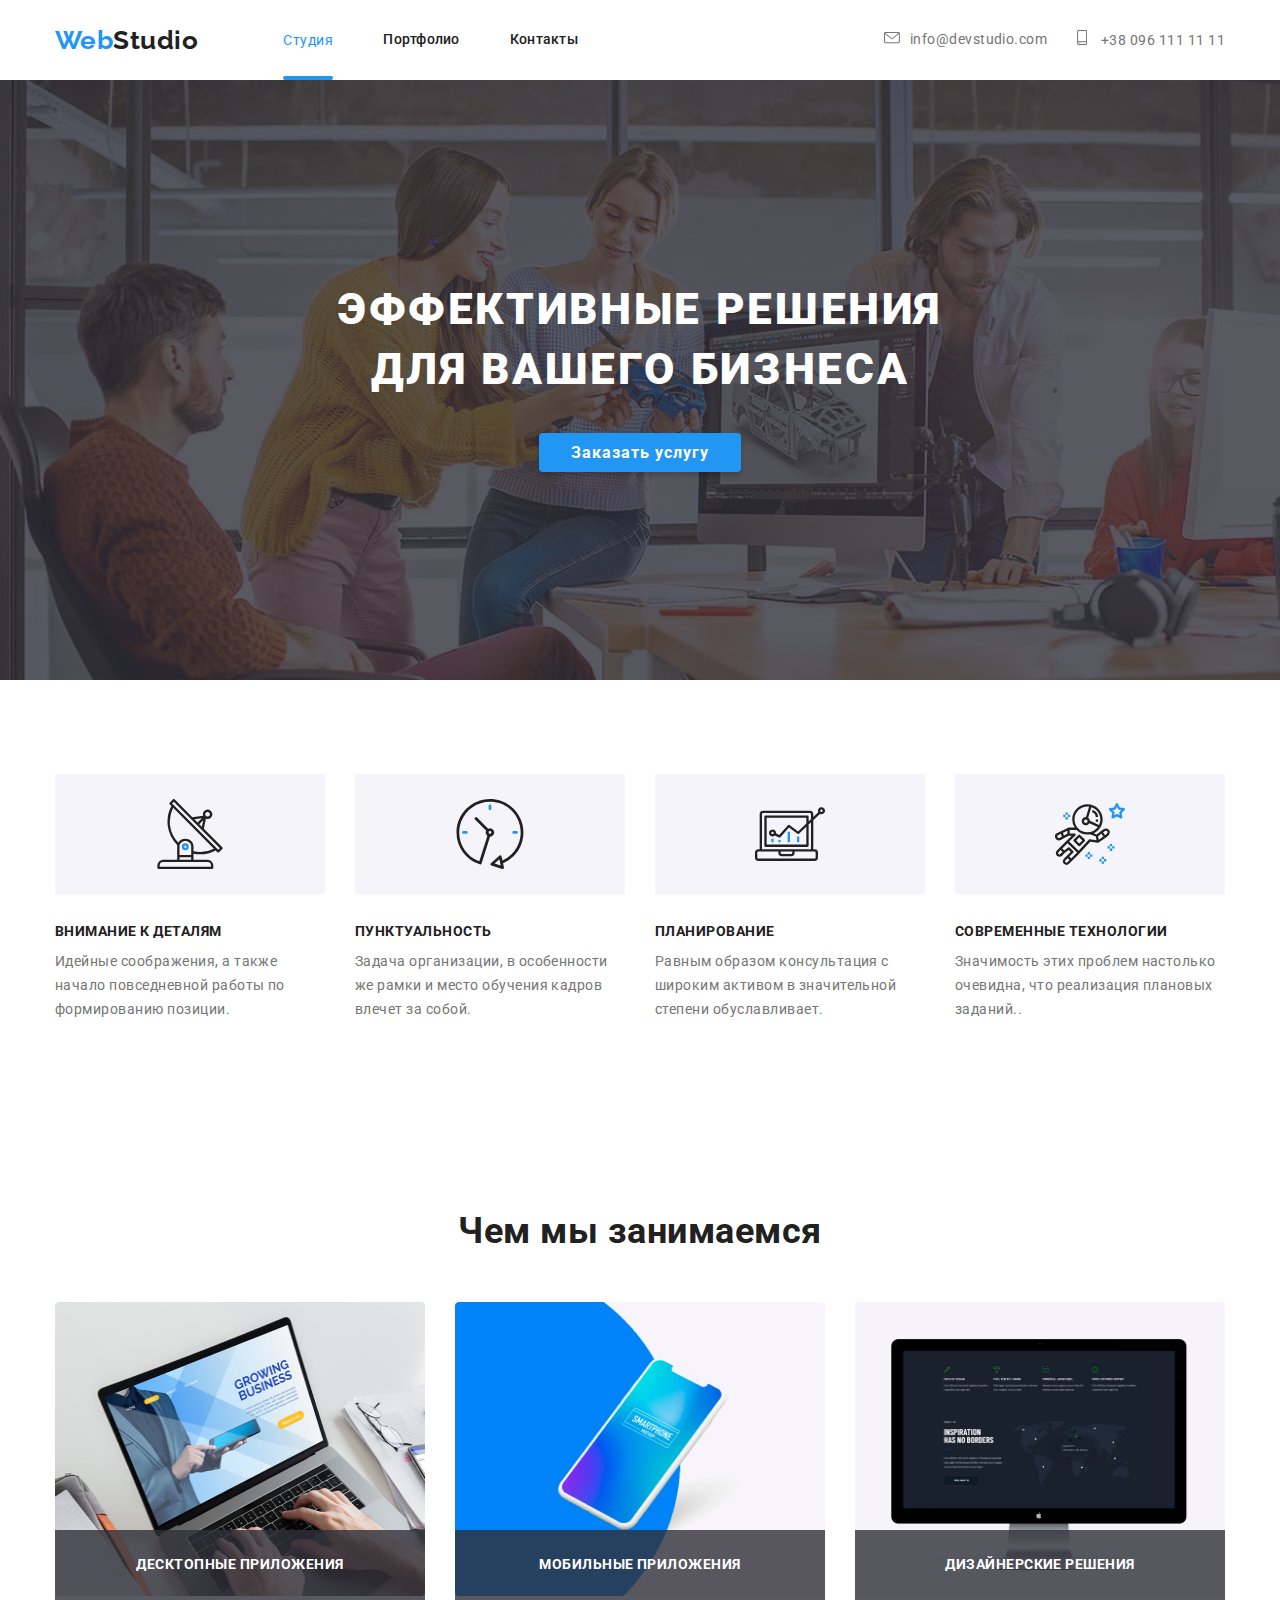
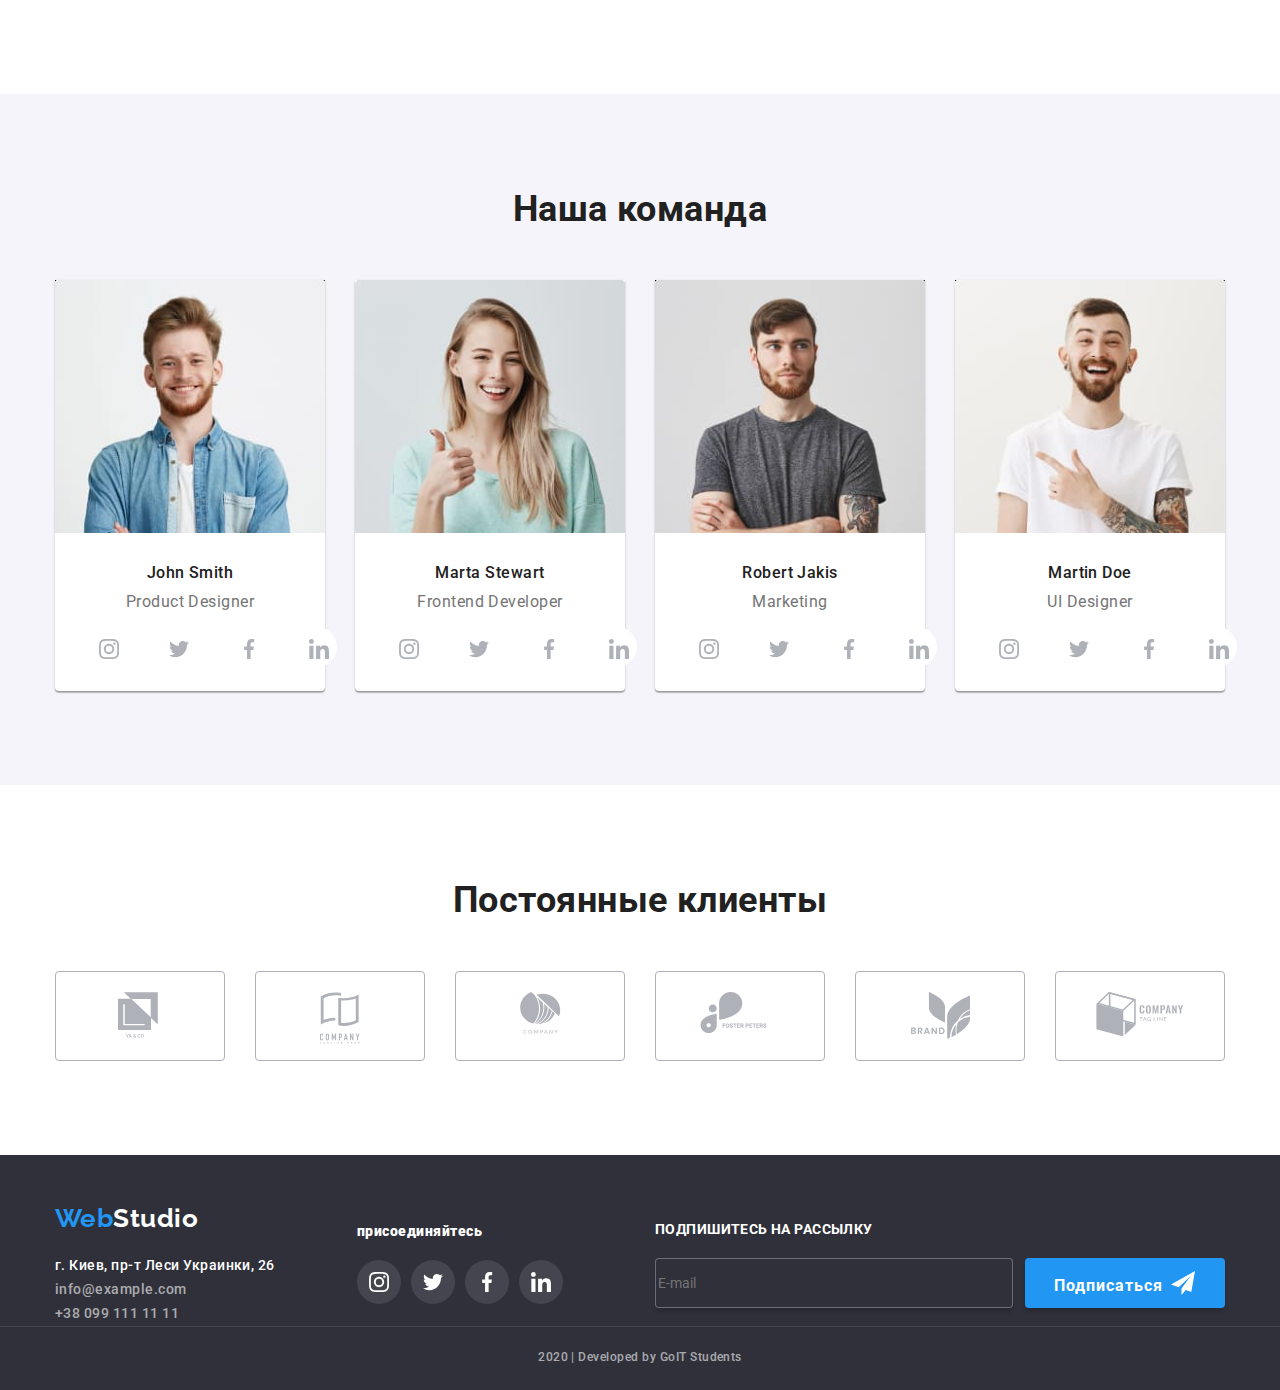
<file: index.html>
<!DOCTYPE html>
<html lang="en">
  <head>
    <meta charset="UTF-8" />
    <meta name="viewport" content="width=1600, initial-scale=1.0" />
    <title>Webstudio</title>
    <link href="https://fonts.googleapis.com/css2?family=Raleway:wght@700&family=Roboto:wght@500;700;900&display=swap" rel="stylesheet">
    <link rel="stylesheet" href="https://cdnjs.cloudflare.com/ajax/libs/modern-normalize/0.6.0/modern-normalize.min.css">
    
    <link rel="stylesheet" href="./css/main.min.css" />
  </head>
  <body>
    <header>
      <nav class="container main-nav">
        <a class="logo" href="./index.html">
          <span><span class="web">Web</span>Studio</span>
        </a>

        <ul class="site-nav">
          <li class="item"><a href="" class="link-current">Студия</a></li>
          <li class="item"><a href="./portfolio.html" class="link">Портфолио</a></li>
          <li class="item"><a href="" class="link">Контакты</a></li>
        </ul>
      
<!-- ><img src="./Images/envelope.png" alt="" />info@devstudio.com</a> -->
      <ul class="auth-nav">
        <li class="item">
          <a href="mailto:info@devstudio.com" class="link mail">
         <svg class="icon-mail">
            <use href="./images/symbol-defs.svg#icon-mail"></use>
          </svg>info@devstudio.com</a>
        </li>
        <li class="item">
          <a href="tel:+380961111111" class="link mob">
            <svg class="icon-phone">
              <use href="./images/symbol-defs.svg#icon-smartphone" >

              </use>
            </svg>
            
            +38 096 111 11 11</a> 
        </li>
      </ul>
    </nav>
    </header>
    
    <!--hero-->
    <div class="cont hero">
      <section class="hero">
        
        <h1 class="hero-title">
          ЭФФЕКТИВНЫЕ РЕШЕНИЯ <br />
          ДЛЯ ВАШЕГО БИЗНЕСА
        </h1>
        <a href="" class="button" data-modal-open>Заказать услугу</a>
      </section>
    </div>
    <!--Features-->
    <div class="container">
      <section class="section">
        <ul class="features">
          <li class="item">
            <div class="features-fone">
                <svg class="features-icon">
                <use href="./images/symbol-defs.svg#icon-antenna" >
                 </use>
               </svg>
             </div>
            <h3 class="features-title">Внимание к деталям</h3>
            <p class="features-text">
              Идейные соображения, а также начало повседневной работы по
              формированию позиции.
            </p>
          </li>

          <li class="item">
            <div class="features-fone">
              <svg class="features-icon">
              <use href="./images/symbol-defs.svg#icon-clock" >
               </use>
             </svg>
           </div>
            <h3 class="features-title">Пунктуальность</h3>
            <p class="features-text">
              Задача организации, в особенности же рамки и место обучения кадров
              влечет за собой.
            </p>
          </li>
          <li class="item">
            <div class="features-fone">
              <svg class="features-icon">
              <use href="./images/symbol-defs.svg#icon-diagram" >
               </use>
             </svg>
           </div>
            <h3 class="features-title">Планирование</h3>
            <p class="features-text">
              Равным образом консультация с широким активом в значительной
              степени обуславливает.
            </p>
          </li>
          <li class="item">
            <div class="features-fone">
              <svg class="features-icon">
              <use href="./images/symbol-defs.svg#icon-astronaut" >
               </use>
             </svg>
           </div>
            <h3 class="features-title">Современные технологии</h3>
            <p class="features-text">
              Значимость этих проблем настолько очевидна, что реализация
              плановых заданий..
            </p>
          </li>
        </ul>
      </section>
    </div>

    <!--Чем мы занимаемся-->
    <div class="container">
      <section class="section">
        <h2 class="section-title">Чем мы занимаемся</h2>
        <ul class="directions">
          <li class="item">
            <img src="./images/desktop.png" width="370" height="294" alt="Десктопные решения" />
            <div class="shadow">
              <div class="shadow-text" ><h3 class="workline">ДЕСКТОПНЫЕ ПРИЛОЖЕНИЯ</h3></div>
            </div>
          </li>
          <li class="item">
            <img src="./images/mobile1.png" width="370" height="294" alt="мобильные приложения" />
            <div class="shadow">
              <div class="shadow-text" ><h3 class="workline">МОБИЛЬНЫЕ ПРИЛОЖЕНИЯ</h3></div>
            </div>
          </li>
          <li class="item">
            <img src="./images/Design.png" width="370" height="294" alt="дизайнерские решения" />
            <div class="shadow">
              <div class="shadow-text" ><h3 class="workline">ДИЗАЙНЕРСКИЕ РЕШЕНИЯ</h3></div>
            </div>
          </li>
        </ul>
      </section>
    </div>


    <!--Наша команда-->
    <div class="ourteam">

      <div class="container">
       <section class="section">
        <h2 class="section-title">Наша команда</h2>
        <ul class="ourteam-ul">
          <li class="item">
            <img src="./images/john.jpg" width="270" alt="" />
            <h4 class="name">John Smith</h4>         
            <span class="position"> Product Designer</span>
            <ul class="worker-links">
              <li class="item"><a href="" class="" aria-label="link to instagram">
                <svg class="icon">
                  <use href="./images/symbol-defs.svg#icon-instagram" >
                  </use>
                </svg>
                </a>
                </li>
                <li class="item"><a href="" class="twitt" aria-label="link to twitter">
                  <svg class="icon" >
                    <use href="./images/symbol-defs.svg#icon-twitter"></use>
                  </svg>
                </a></li>
              <li class="item"><a href="" class="face" aria-label="link to facebook">
                <svg class="icon">
                  <use href="./images/symbol-defs.svg#icon-facebook"></use>
                </svg>
              </a>
              </li>
              <li class="item"><a href="" class="linked" aria-label="link to linkedin">
                <svg class="icon">
                  <use href="./images/symbol-defs.svg#icon-linkedin" >
                  </use>
                </svg>
              </a>
              </li>
            </ul>
          </li>
          <li class="item">
            <img src="./images/marta.jpg" width="270" alt="" />
            <span class="name"> Marta Stewart</span>
            <span class="position"> Frontend Developer</span>
            <ul class="worker-links">
              <li class="item"><a href="" class="insta" aria-label="link to instagram">
                <svg class="icon">
                  <use href="./images/symbol-defs.svg#icon-instagram" >
                  </use>
                </svg>
                </a>
                </li>
                <li class="item"><a href="" class="twitt" aria-label="link to twitter">
                  <svg class="icon" >
                    <use href="./images/symbol-defs.svg#icon-twitter"></use>
                  </svg>
                </a></li>
              <li class="item"><a href="" class="face" aria-label="link to facebook">
                <svg class="icon">
                  <use href="./images/symbol-defs.svg#icon-facebook"></use>
                </svg>
              </a>
              </li>
              <li class="item"><a href="" class="linked" aria-label="link to linkedin">
                <svg class="icon">
                  <use href="./images/symbol-defs.svg#icon-linkedin" >
                  </use>
                </svg>
              </a>
              </li>
            </ul>
          </li>
          <li class="item">
            <img src="./images/robert.jpg" width="270" alt="" />
            <span class="name"> Robert Jakis</span>
            <span class="position"> Marketing</span>
            <ul class="worker-links">
              <li class="item"><a href="" class="insta" aria-label="link to instagram">
                <svg class="icon">
                  <use href="./images/symbol-defs.svg#icon-instagram" >
                  </use>
                </svg>
                </a>
                </li>
                <li class="item"><a href="" class="twitt" aria-label="link to twitter">
                  <svg class="icon" >
                    <use href="./images/symbol-defs.svg#icon-twitter"></use>
                  </svg>
                </a></li>
              <li class="item"><a href="" class="face" aria-label="link to facebook">
                <svg class="icon">
                  <use href="./images/symbol-defs.svg#icon-facebook"></use>
                </svg>
              </a>
              </li>
              <li class="item"><a href="" class="linked" aria-label="link to linkedin">
                <svg class="icon">
                  <use href="./images/symbol-defs.svg#icon-linkedin" >
                  </use>
                </svg>
              </a>
              </li>
            </ul>
          </li>
          <li class="item">
            <img src="./images/martin.jpg" width="270" alt="" />
            <span class="name"> Martin Doe</span>
            <span class="position"> UI Designer</span>
            <ul class="worker-links">
              <li class="item"><a href="" class="insta" aria-label="link to instagram">
                <svg class="icon">
                  <use href="./images/symbol-defs.svg#icon-instagram" >
                  </use>
                </svg>
                </a>
                </li>
                <li class="item"><a href="" class="twitt" aria-label="link to twitter">
                  <svg class="icon" >
                    <use href="./images/symbol-defs.svg#icon-twitter"></use>
                  </svg>
                </a></li>
              <li class="item"><a href="" class="face" aria-label="link to facebook">
                <svg class="icon">
                  <use href="./images/symbol-defs.svg#icon-facebook"></use>
                </svg>
              </a>
              </li>
              <li class="item"><a href="" class="linked" aria-label="link to linkedin">
                <svg class="icon">
                  <use href="./images/symbol-defs.svg#icon-linkedin" >
                  </use>
                </svg>
              </a>
              </li>
            </ul>
          </li>
        </ul>
        </section>
    </div>
  </div>

   


    <!--Постоянные клиенты-->
    <div class="container">
      <section class="section">
        <h2 class="section-title">Постоянные клиенты</h2>
        <ul class="clients">
          <li class="item"><a href=""> 
            <svg class="icon1">
              <use href="./images/symbol-defs.svg#icon-logo-1" >
              </use>
            </svg></a></li>
          <li class="item" ><a href=""> 
            <svg class="icon2">
              <use href="./images/symbol-defs.svg#icon-logo-2" >
              </use>
            </svg></a></li>
          <li class="item" ><a href=""><svg class="icon3">
            <use href="./images/symbol-defs.svg#icon-logo-3" >
            </use>
          </svg> </a></li>
          <li class="item" ><a href=""><svg class="icon4">
            <use href="./images/symbol-defs.svg#icon-logo-4" >
            </use>
          </svg>  </a></li>
          <li class="item" ><a href=""><svg class="icon5">
            <use href="./images/symbol-defs.svg#icon-logo-5" >
            </use>
          </svg>   </a></li>
          <li class="item" ><a href=""><svg class="icon6">
            <use href="./images/symbol-defs.svg#icon-logo-6" >
            </use>
          </svg>   </a></li>
          
        </ul>
      </section>
    </div>
    <!-- Модальное окно -->
    <div class="backdrop is-hidden" data-modal>

      <div class="modal" >
      <form class="form">
      
          <svg class="close">
            <use href="./images/symbol-defs.svg#icon-close"></use>
          </svg>
        <h2 class="form-title">Оставьте свои данные, мы вам перезвоним.</h2>
        <div class="form-field">
          <input type="text" class="form-input" name="name" id="name" placeholder=" " >
          <label for="name" class="form-label" >Имя</label>
          <svg class="icon"><use href="./images/symbol-defs.svg#icon-name"></use></svg>
        </div>
        <div class="form-field">
          <input type="tel" class="form-input" name="tel" id="tel" placeholder=" " />
          <label for="tel" class="form-label" >Телефон</label>
          <svg class="icon"><use href="./images/symbol-defs.svg#icon-trubka"></use></svg>
        </div>
        <div class="form-field">
          <input type="email" class="form-input" name="mail" id="mail" placeholder=" "/>
          <label for="mail" class="form-label">Почта</label>
          <svg class="icon"><use href="./images/symbol-defs.svg#icon-soap"></use></svg>
        </div>
        <div class="form-textarea">
          <textarea class="input-textarea" name="comment" id="comment" rows="20" placeholder=" "></textarea>
          <label for="comment" class="label-textarea">Kомментарий</label>
        </div>
      
        <div class="form-checkbox">
          <label class="checkbox-field">
          <input class="checkbox" type="checkbox" name="policy" id="policy"/>
          <span class="icon-checkbox"></span>
          <span class="checkbox-title">Соглашаюсь с рассылкой и принимаю <a href="" class="checkbox-link"> Условия договора</a> </span>
        </label>
        </div>
       
        <button class="button-checkbox" data-modal-close type="submit">Отправить</button>
          
      </form>
      </div>
      </div>

    <!--футер-->
    <footer class="footer">
      <div class="container">
      <!--Adress-->
         <div class="footer-ul">
            <div >
           <a class="logo-footer" href="./index.html">
           <span><span class="web">Web</span>Studio</span>
           </a>
            <address class="address">
            <ul>
            <li>
              г. Киев, пр-т Леси Украинки, 26
              <br />
            </li>
            <li>
              <a class="address-link" href="mailto:mango@mail.pig"
                >info@example.com</a
              ><br />
            </li>
            <li>
              <a class="address-link" href="tel:+1112223344"
                >+38 099 111 11 11</a
              >
            </li>
          </ul>
        </address>
            </div>
            <!--Social network-->
            <div>
        <b>присоединяйтесь</b>
        <ul class="footer-links">
          <li class="item">
            <a href="" class="inst" aria-label=" link to instagram">
              <svg class="icon">
                <use href="./images/symbol-defs.svg#icon-instagram" >
                </use>
              </svg>
            </a>
          </li>
          <li class="item">
            <a href="" class="twit" aria-label="link to twitter"><svg class="icon">
              <use href="./images/symbol-defs.svg#icon-twitter" >
              </use>
            </svg></a>
          </li>
          <li class="item">
            <a href="" class="faceb" aria-label="link to facebook"><svg class="icon">
              <use href="./images/symbol-defs.svg#icon-facebook" >
              </use>
            </svg></a>
          </li>
          <li class="item">
            <a href="" class="kedin" aria-label="link to linkedin"><svg class="icon">
              <use href="./images/symbol-defs.svg#icon-linkedin" >
              </use>
            </svg></a>
          </li>
        </ul>
            </div>
            <!--подпишитесь на рассылку-->
            <div>
                <b class="title-sender" >подпишитесь на рассылку</b>
                <div class="email-container" >
                <input type="email" class="input-footer" name="email-footer" id="email-footer" placeholder="E-mail"/>
                <a href="" class="button-footer">Подписаться
                <svg class="icon-telegram">
                <use href="./images/symbol-defs.svg#icon-icon-send"></use>
                </svg>
                </a>
                </div>
            </div>
          </div>
        </div>
      <p class="madeby">2020 | Developed by GoIT Students</p>
    </footer>
    
    <script src="./js/modal.js"></script>
  </body>
</html>
</file>
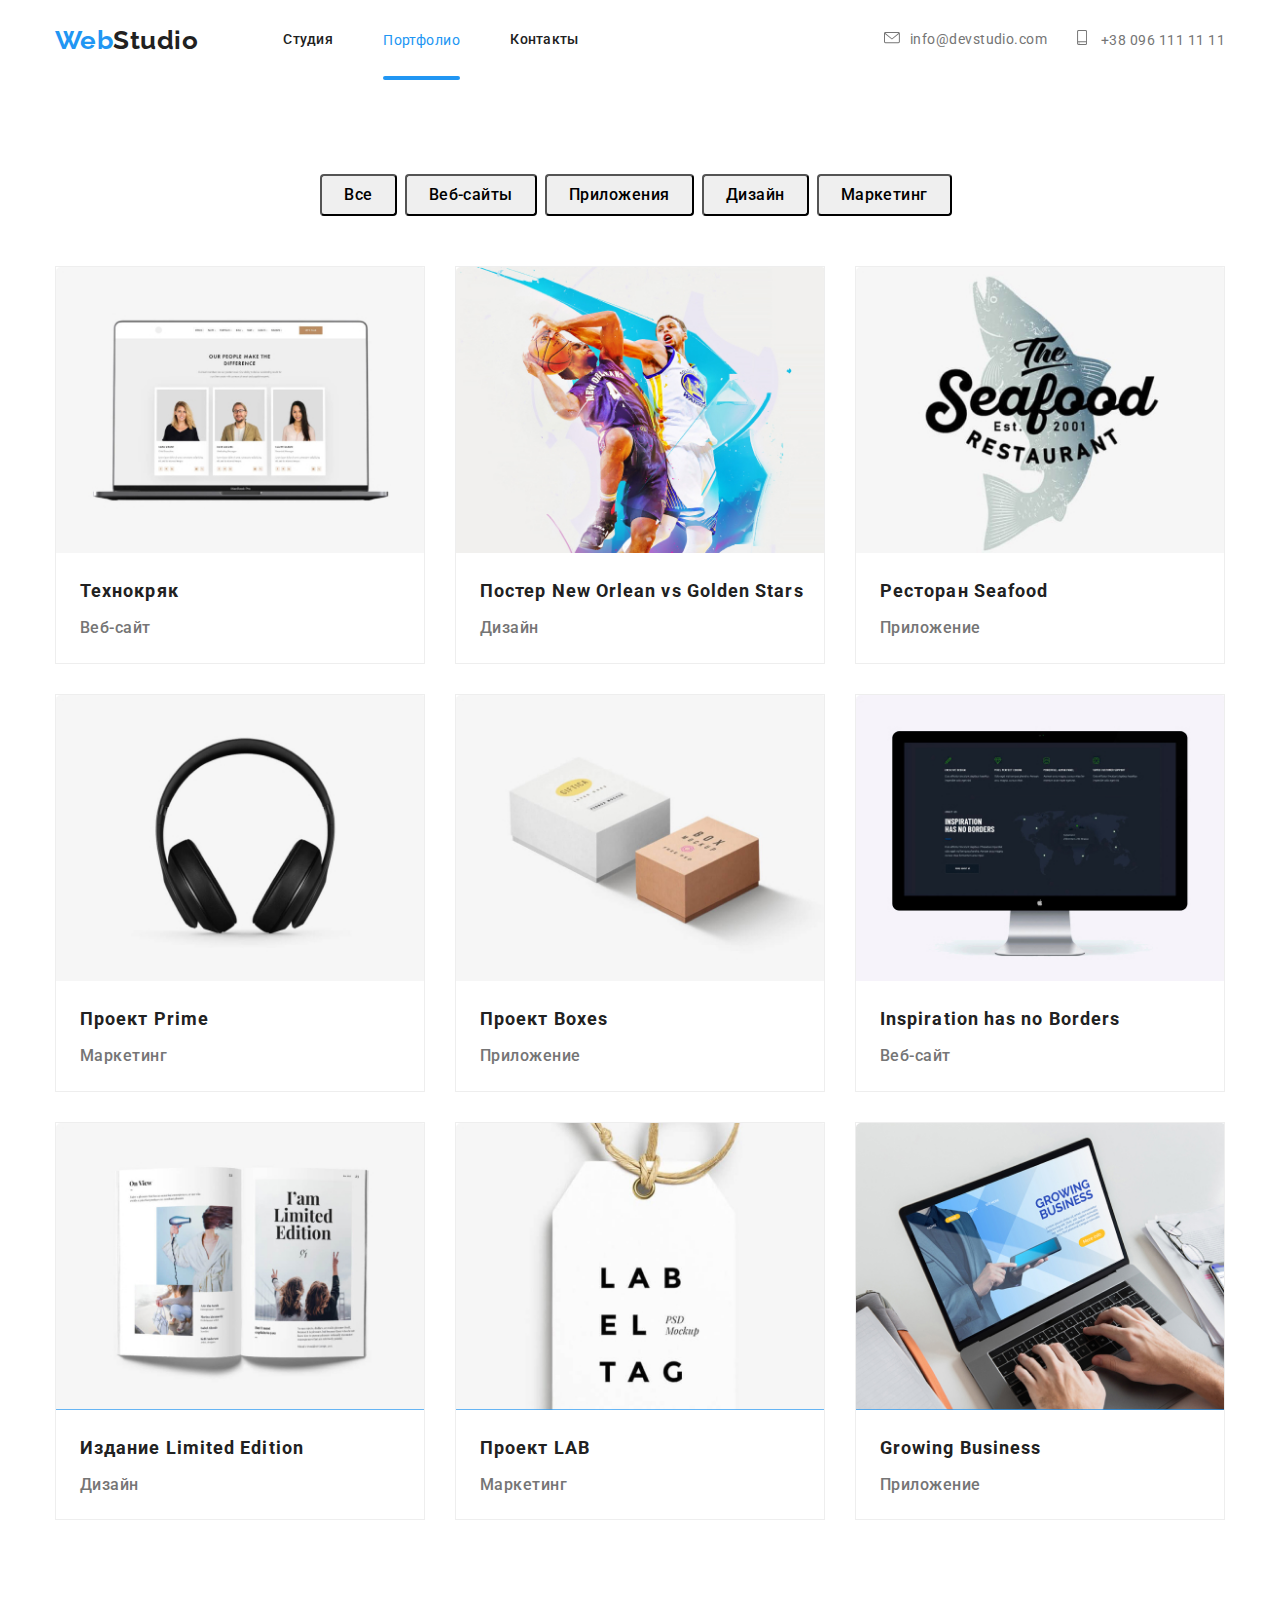
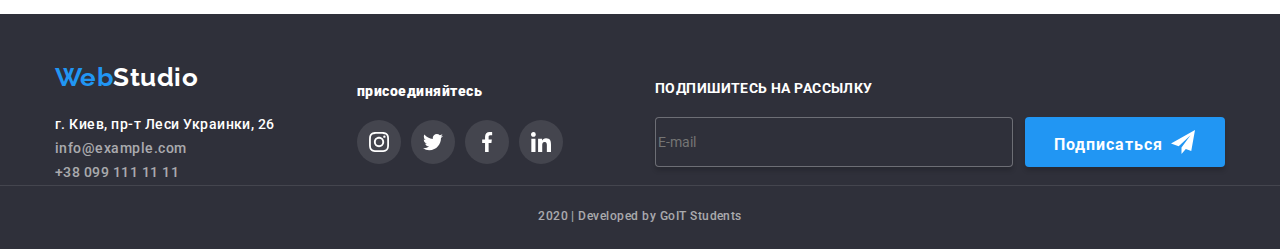
<file: portfolio.html>
<!DOCTYPE html>
<html lang="en">
  <head>
    <meta charset="UTF-8" />
    <meta name="viewport" content="width=device-width, initial-scale=1.0" />
    <title>Portfolio</title>
    <link href="https://fonts.googleapis.com/css2?family=Raleway:wght@700&family=Roboto:wght@500;700;900&display=swap" rel="stylesheet">
    <link rel="stylesheet" href="https://cdnjs.cloudflare.com/ajax/libs/modern-normalize/0.6.0/modern-normalize.min.css">
   
    <link rel="stylesheet" href="./css/main.min.css" />
  </head>
  <body>
    <!-- header -->
    <header>
      <nav class="container main-nav">
        <a class="logo" href="./index.html">
          <span><span class="web">Web</span>Studio</span>
        </a>

        <ul class="site-nav">
          <li class="item"><a href="./index.html" class="link">Студия</a></li>
          <li class="item"><a href="./portfolio.html" class="link-current">Портфолио</a></li>
          <li class="item"><a href="" class="link">Контакты</a></li>
        </ul>
      
<!-- ><img src="./Images/envelope.png" alt="" />info@devstudio.com</a> -->
<ul class="auth-nav">
  <li class="item">
    <a href="mailto:info@devstudio.com" class="link mail">
   <svg class="icon-mail">
      <use href="./images/symbol-defs.svg#icon-mail"></use>
    </svg>info@devstudio.com</a>
  </li>
  <li class="item">
    <a href="tel:+380961111111" class="link mob">
      <svg class="icon-phone">
        <use href="./images/symbol-defs.svg#icon-smartphone" > </use>
      </svg>
      
      +38 096 111 11 11</a> 
  </li>
</ul>
</nav>
</header>
    <!--main  -->

    <div class="container"> 
      <div class="section">
    
    <!-- Набор радиокнопок -->
        <ul class="filters">
      <li class="item">
        <button class="filters-button" type="button">Все</button>
      </li>
      <li class="item">
        <button class="filters-button" type="button">Веб-сайты</button>
      </li>
      <li class="item">
        <button class="filters-button" type="button">Приложения</button>
      </li>
      <li class="item">
        <button class="filters-button" type="button">Дизайн</button>
      </li>
      <li class="item">
        <button class="filters-button" type="button">Маркетинг</button>
      </li>
        </ul>

    <!-- Примеры работ -->
        <ul class="works">
      <li class="works-item"> 
        <a class="links" href="">
             <div class="foto">
                <img src="./images/tecnhokryak.jpg" width="370" alt="технокряк">
                <div class="overlay">
                  <div class="shadows"></div>
                  <p class="links-text">Технокряк это современная площадка распространения коронавируса. Компании используют эту платформу для цифрового шпионажа и атак на защищённые сервера конкурентов.</p>
                 </div>
              </div>
              <div>
                  <h2 class="links-title">Технокряк</h2>
                  <p class="links-product">Веб-сайт</p>
              </div>
        </a>
      </li>
      <li class="works-item">
        <a class="links" href="">
               <div class="foto">
                  <img src="./images/neworlean.jpg" width="370" alt="neworlean">
                  <div class="overlay">
                   <div class="shadows"></div>
                   <p class="links-text">Технокряк это современная площадка распространения коронавируса. Компании используют эту платформу для цифрового шпионажа и атак на защищённые сервера конкурентов.</p>
                 </div>  
                </div>
                <div>
                  <h2 class="links-title">Постер New Orlean vs Golden Stars</h2>
                  <p class="links-product">Дизайн</p>
                </div>
        </a>
      </li>
      <li class="works-item">
          <a class="links" href="">
                <div class="foto">
                  <img src="./images/seafood.jpg" width="370" alt="seafood">
                  <div class="overlay">
                    <div class="shadows"></div>
                    <p class="links-text">Технокряк это современная площадка распространения коронавируса. Компании используют эту платформу для цифрового шпионажа и атак на защищённые сервера конкурентов.</p> 
                  </div>   
                </div>
                <div>
                  <h2 class="links-title">Ресторан Seafood</h2>
                  <p class="links-product">Приложение</p>
                </div>
          </a>
      </li>
      <li class="works-item">
          <a class="links" href="">
            <div class="foto">
                <img src="./images/headphones.jpg" width="370" alt="headphones">
                <div class="overlay">
                  <div class="shadows"></div>
                  <p class="links-text">Технокряк это современная площадка распространения коронавируса. Компании используют эту платформу для цифрового шпионажа и атак на защищённые сервера конкурентов.</p>
                </div>
              </div>
           <div>
            <h2 class="links-title">Проект Prime</h2>
            <p class="links-product">Маркетинг</p>
          </div>
          </a>
      </li>
      <li class="works-item">
        <a class="links" href="">
            <div class="foto">
              <img src="./images/boxes.jpg" width="370" alt="boxes">
              <div class="overlay">
                <div class="shadows"></div>
                <p class="links-text">Технокряк это современная площадка распространения коронавируса. Компании используют эту платформу для цифрового шпионажа и атак на защищённые сервера конкурентов.</p>
              </div>
            </div>
            <div>
              <h2 class="links-title">Проект Boxes</h2>
              <p class="links-product">Приложение</p>
          </div>
          </a>
      </li>
      <li class="works-item">
         <a class="links" href="">
            <div class="foto">
                <img src="./images/monitor.jpg" width="370" alt="monitor">
                <div class="overlay">
                  <div class="shadows"></div>
                  <p class="links-text">Технокряк это современная площадка распространения коронавируса. Компании используют эту платформу для цифрового шпионажа и атак на защищённые сервера конкурентов.</p>
                </div>
              </div>
            <div>
                <h2 class="links-title">Inspiration has no Borders</h2>
                <p class="links-product">Веб-сайт</p>
            </div>
          </a>
      </li>
      <li class="works-item">
            <a class="links" href="">
              <div class="foto">
                <img src="./images/book.jpg" width="370" alt="book">
                <div class="overlay">
                    <div class="shadows"></div>
                    <p class="links-text">Технокряк это современная площадка распространения коронавируса. Компании используют эту платформу для цифрового шпионажа и атак на защищённые сервера конкурентов.</p>
                  </div>
              </div>
              <div>
                <h2 class="links-title">Издание Limited Edition</h2>
                <p class="links-product">Дизайн</p>
              </div>
            </a>
      </li>
      <li class="works-item">
        <a class="links" href="">
             <div class="foto">
              <img src="./images/lab.jpg" width="370" alt="Lab">
              <div class="overlay">
                <div class="shadows"></div>
                <p class="links-text">Технокряк это современная площадка распространения коронавируса. Компании используют эту платформу для цифрового шпионажа и атак на защищённые сервера конкурентов.</p>
              </div>
            </div>
            <div>
              <h2 class="links-title">Проект LAB</h2>
              <p class="links-product">Маркетинг</p>
            </div>
        </a>
      </li>
      <li class="works-item">
        <a class="links" href="">
          <div class="foto">
              <img src="./images/laptop.jpg" width="370" alt="Laptop">
              <div class="overlay">
                <div class="shadows"></div>
                <p class="links-text">Технокряк это современная площадка распространения коронавируса. Компании используют эту платформу для цифрового шпионажа и атак на защищённые сервера конкурентов.</p>
              </div>
            </div>
          <div>
              <h2 class="links-title">Growing Business</h2>
              <p class="links-product">Приложение</p>
        </div>
        </a>
      </li>
        </ul>
      </div>
     </div>

   <!--футер-->
   <footer class="footer">
    <div class="container">
    <!--Adress-->
       <div class="footer-ul">
          <div >
         <a class="logo-footer" href="./index.html">
         <span><span class="web">Web</span>Studio</span>
         </a>
          <address class="address">
          <ul>
          <li>
            г. Киев, пр-т Леси Украинки, 26
            <br />
          </li>
          <li>
            <a class="address-link" href="mailto:mango@mail.pig"
              >info@example.com</a
            ><br />
          </li>
          <li>
            <a class="address-link" href="tel:+1112223344"
              >+38 099 111 11 11</a
            >
          </li>
        </ul>
      </address>
          </div>
          <!--Social network-->
          <div>
      <b>присоединяйтесь</b>
      <ul class="footer-links">
        <li class="item">
          <a href="" class="inst" aria-label=" link to instagram">
            <svg class="icon">
              <use href="./images/symbol-defs.svg#icon-instagram" >
              </use>
            </svg>
          </a>
        </li>
        <li class="item">
          <a href="" class="twit" aria-label="link to twitter"><svg class="icon">
            <use href="./images/symbol-defs.svg#icon-twitter" >
            </use>
          </svg></a>
        </li>
        <li class="item">
          <a href="" class="faceb" aria-label="link to facebook"><svg class="icon">
            <use href="./images/symbol-defs.svg#icon-facebook" >
            </use>
          </svg></a>
        </li>
        <li class="item">
          <a href="" class="kedin" aria-label="link to linkedin"><svg class="icon">
            <use href="./images/symbol-defs.svg#icon-linkedin" >
            </use>
          </svg></a>
        </li>
      </ul>
          </div>
          <!--подпишитесь на рассылку-->
          <div>
              <b class="title-sender" >подпишитесь на рассылку</b>
              <div class="email-container" >
              <input type="email" class="input-footer" name="email-footer" id="email-footer" placeholder="E-mail"/>
              <a href="" class="button-footer">Подписаться
              <svg class="icon-telegram">
              <use href="./images/symbol-defs.svg#icon-icon-send"></use>
              </svg>
              </a>
              </div>
          </div>
        </div>
      </div>
    <p class="madeby">2020 | Developed by GoIT Students</p>
  </footer>
</body>
</html>
</file>
<file: css/main.min.css>
.button{color:#fff;background-color:#2196f3;font-family:inherit;font-weight:700;font-size:16px;line-height:1.87;letter-spacing:0.06em;text-decoration:none;-webkit-box-shadow:0px 4px 4px rgba(0,0,0,0.15);box-shadow:0px 4px 4px rgba(0,0,0,0.15);border-radius:4px;padding:10px 32px;width:200px;height:50px;text-align:center}body{color:#212121;background-color:white;font-family:Roboto, sans-serif;letter-spacing:0.03em}ul{list-style:none;padding:0;margin:0}.img{display:block;max-width:100%;height:auto}.container{width:1200px;padding-left:15px;padding-right:15px;margin:0 auto}.item{text-decoration:none}.main-nav{display:-webkit-box;display:-ms-flexbox;display:flex;-webkit-box-align:center;-ms-flex-align:center;align-items:center;-webkit-box-pack:justify;-ms-flex-pack:justify;justify-content:space-between}.logo{color:#212121;font-family:raleway, sans-serif;font-weight:700;font-size:26px;line-height:1.19;text-decoration:none}.web{color:#2196f3}.site-nav{display:-webkit-box;display:-ms-flexbox;display:flex;margin-left:85px}.site-nav .item:not(:last-child){margin-right:50px}.site-nav .link{display:block;color:#212121;font-size:14px;font-weight:500;line-height:1.14;letter-spacing:0.02em;text-decoration:none;padding-top:32px;padding-bottom:32px}.site-nav .link:hover,.site-nav .link:focus{color:#2196f3}.site-nav .link-current{display:block;color:#2196f3;font-size:14px;padding-top:32px;padding-bottom:32px;position:relative;text-decoration:none}.site-nav .link-current::after{content:"";display:block;width:100%;height:4px;background:#2196f3;border-radius:2px;position:absolute;left:0;bottom:0}.auth-nav .link{color:#757575;font-size:14px;text-decoration:none;padding-top:32px;padding-bottom:32px}.auth-nav .link:hover,.auth-nav .link:focus{color:#2196f3}.auth-nav{display:-webkit-box;display:-ms-flexbox;display:flex;margin-left:auto}.link.mail{margin-right:30px}.icon-mail{width:16px;height:12px;margin-right:10px;fill:currentColor}.icon-phone{width:10px;height:15px;margin-right:10px;fill:currentColor}footer{background-color:#2f303a;color:#fff;font-weight:bold;font-size:14px;line-height:1.14}.footer-ul{padding-top:48px;display:-webkit-box;display:-ms-flexbox;display:flex;-webkit-box-align:center;-ms-flex-align:center;align-items:center;-webkit-box-pack:justify;-ms-flex-pack:justify;justify-content:space-between}.logo-footer{color:#fff;font-family:raleway, sans-serif;font-weight:700;font-size:26px;line-height:1.18;text-decoration:none}.address{font-weight:500;font-size:14px;line-height:1.71;font-style:normal;margin-top:20px}.address-link{color:rgba(255,255,255,0.6);text-decoration:none}.footer-links{display:-webkit-box;display:-ms-flexbox;display:flex;margin-top:20px}.footer-links .item{display:block;width:44px;height:44px;background-color:rgba(255,255,255,0.1);border-radius:50%;text-align:center;padding-top:12px;margin-right:10px}.footer-links .item:hover{background-color:#2196f3}.footer-links .item .icon{width:20px;height:20px;fill:#fff}.icon-telegram{width:24px;height:24px;fill:#fff;margin-left:8px}.title-sender{font-family:Roboto;font-style:normal;font-weight:bold;font-size:14px;line-height:16px;letter-spacing:0.03em;text-transform:uppercase;margin-bottom:20px;color:#fff}.input-footer{width:358px;height:50px;margin-right:12px;border:1px solid rgba(255,255,255,0.3);-webkit-box-sizing:border-box;box-sizing:border-box;-webkit-box-shadow:0px 4px 4px rgba(0,0,0,0.15);box-shadow:0px 4px 4px rgba(0,0,0,0.15);border-radius:4px;background-color:#2F303A}.email-container{display:-webkit-box;display:-ms-flexbox;display:flex;margin-top:20px}.button-footer{display:-webkit-box;display:-ms-flexbox;display:flex;padding-left:29px;padding-right:29px;padding-top:13px;padding-bottom:13px;color:#fff;background-color:#2196f3;font-family:inherit;font-weight:700;font-size:16px;line-height:1.87;letter-spacing:0.06em;text-decoration:none;-webkit-box-shadow:0px 4px 4px rgba(0,0,0,0.15);box-shadow:0px 4px 4px rgba(0,0,0,0.15);border-radius:4px;width:200px;height:50px;text-align:center}.madeby{border-top:1px solid rgba(255,255,255,0.1);padding-bottom:21px;padding-top:18px;color:rgba(255,255,255,0.6);margin:0;font-weight:500;font-size:12px;line-height:2;text-align:center}.filters{margin-bottom:50px;display:-webkit-box;display:-ms-flexbox;display:flex;-webkit-box-pack:center;-ms-flex-pack:center;justify-content:center}.filters .item{margin-right:8px}.filters-button{font-family:Roboto;font-style:normal;font-weight:500;font-size:16px;line-height:1.62;letter-spacing:0.03em;text-align:center;border-radius:4px;padding:6px 22px}.filters-button:hover,.filters-button:focus{color:white;background-color:#2196f3;-webkit-box-shadow:0px 2px 2px rgba(0,0,0,0.12),0px 1px 2px rgba(0,0,0,0.08),0px 3px 1px rgba(0,0,0,0.1);box-shadow:0px 2px 2px rgba(0,0,0,0.12),0px 1px 2px rgba(0,0,0,0.08),0px 3px 1px rgba(0,0,0,0.1)}.filters-button:hover,.filters-button:focus{color:white;background-color:#2196f3;-webkit-box-shadow:0px 2px 2px rgba(0,0,0,0.12),0px 1px 2px rgba(0,0,0,0.08),0px 3px 1px rgba(0,0,0,0.1);box-shadow:0px 2px 2px rgba(0,0,0,0.12),0px 1px 2px rgba(0,0,0,0.08),0px 3px 1px rgba(0,0,0,0.1)}.works{display:-webkit-box;display:-ms-flexbox;display:flex;-ms-flex-wrap:wrap;flex-wrap:wrap}.works .works-item{width:370px;margin-right:30px;margin-bottom:30px;background:#fff;border:1px solid #EEEEEE;-webkit-box-sizing:border-box;box-sizing:border-box}.works .works-item:nth-child(3n){margin-right:0px}.works .works-item:nth-last-child(-n+3){margin-bottom:0px}.works .links{text-decoration:none}.links-title{color:#212121;font-style:normal;font-weight:700;font-size:18px;line-height:2;letter-spacing:0.06em;padding-left:24px;margin-top:20px;margin-bottom:4px}.foto{position:relative;display:-webkit-box;display:-ms-flexbox;display:flex;overflow:hidden}.overlay{display:block;width:100%;height:100%;position:absolute;-webkit-transform:translateY(100%);transform:translateY(100%);-webkit-transition:-webkit-transform 250ms cubic-bezier(0.4, 0, 0.2, 1);transition:-webkit-transform 250ms cubic-bezier(0.4, 0, 0.2, 1);transition:transform 250ms cubic-bezier(0.4, 0, 0.2, 1);transition:transform 250ms cubic-bezier(0.4, 0, 0.2, 1), -webkit-transform 250ms cubic-bezier(0.4, 0, 0.2, 1)}.works-item:hover .overlay{-webkit-transform:translateY(0%);transform:translateY(0%)}.shadows{display:block;width:100%;height:100%;background-color:rgba(33,150,243,0.9);position:absolute;opacity:1}.works-item:hover{-webkit-box-shadow:1px 4px 6px rgba(0,0,0,0.16),0px 4px 4px rgba(0,0,0,0.06),0px 1px 1px rgba(0,0,0,0.12);box-shadow:1px 4px 6px rgba(0,0,0,0.16),0px 4px 4px rgba(0,0,0,0.06),0px 1px 1px rgba(0,0,0,0.12)}.links-text{color:#ffff;font-style:normal;font-weight:500;font-size:18px;line-height:1.56;position:absolute;padding-bottom:63px;padding-top:63px;padding-right:24px;padding-left:24px;margin-top:0px;margin-bottom:0px;opacity:1}.links-product{color:#757575;font-family:Roboto;font-style:normal;font-weight:500;font-size:16px;line-height:1.87;padding-left:24px;margin-top:0px;margin-bottom:20px}textarea:focus,input:focus{outline:none}.backdrop{position:fixed;top:0;left:0;width:100%;height:100%;background-color:rgba(0,0,0,0.2)}.backdrop.is-hidden{opacity:0;pointer-events:none}.form{position:absolute;top:50%;left:50%;-webkit-transform:translate(-50%, -50%);transform:translate(-50%, -50%);width:528px;height:581px;border-radius:3px;background-color:#fff}.form-checkbox{margin-bottom:30px;padding-left:54px}.form-title{font-family:Roboto;font-style:normal;font-weight:bold;font-size:20px;line-height:23px;text-align:center;letter-spacing:0.03em;color:#212121;margin-bottom:30px;margin-top:40px}.form-field{width:448px;height:40px;position:relative;margin-bottom:28px;margin-left:40px}.form-field .icon{position:absolute;top:12px;left:19px;display:inline-block;width:12px;height:12px}.form-field .icon-checkbox{display:inline-block;width:16px;height:15px;margin-right:9px;margin-left:54px;-webkit-box-shadow:0px 2px 1px rgba(0,0,0,0.2),0px 1px 1px rgba(0,0,0,0.14),0px 1px 3px rgba(0,0,0,0.12);box-shadow:0px 2px 1px rgba(0,0,0,0.2),0px 1px 1px rgba(0,0,0,0.14),0px 1px 3px rgba(0,0,0,0.12);border:2px solid #2a2a2a;border-radius:4px}.form-textarea{width:448px;height:120px;position:relative;margin-bottom:28px;margin-left:40px}.form-label{position:absolute;top:50%;left:42px;-webkit-transform:translateY(-50%);transform:translateY(-50%);font-family:Roboto;font-style:normal;font-weight:normal;font-size:14px;line-height:16px;letter-spacing:0.01em;color:#757575;-webkit-transition:-webkit-transform 250ms linear;transition:-webkit-transform 250ms linear;transition:transform 250ms linear;transition:transform 250ms linear, -webkit-transform 250ms linear}.form-input{font:inherit;border:1px solid rgba(33,33,33,0.2);-webkit-box-sizing:border-box;box-sizing:border-box;border-radius:4px;width:448px;height:40px;padding-left:42px}.form-input:focus+.form-label,.form-input:not(:placeholder-shown)+.form-label{color:#2196f3;font-size:12px;-webkit-transform:translate(-30px, -40px);transform:translate(-30px, -40px)}.form-input:focus{-webkit-box-shadow:0px 2px 1px rgba(0,0,0,0.2),0px 1px 1px rgba(0,0,0,0.14),0px 1px 3px rgba(0,0,0,0.12);box-shadow:0px 2px 1px rgba(0,0,0,0.2),0px 1px 1px rgba(0,0,0,0.14),0px 1px 3px rgba(0,0,0,0.12)}.form-input:focus ~ .icon{fill:#2196F3}.form-input:focus{border-color:#2196f3}.label-textarea{position:absolute;top:50%;left:16px;-webkit-transform:translateY(-50%);transform:translateY(-50%);font-family:Roboto;font-style:normal;font-weight:normal;font-size:14px;line-height:16px;letter-spacing:0.01em;color:#757575;-webkit-transition:-webkit-transform 250ms linear;transition:-webkit-transform 250ms linear;transition:transform 250ms linear;transition:transform 250ms linear, -webkit-transform 250ms linear}.label-textarea:focus{color:#2196f3;-webkit-box-shadow:0px 2px 1px rgba(0,0,0,0.2),0px 1px 1px rgba(0,0,0,0.14),0px 1px 3px rgba(0,0,0,0.12);box-shadow:0px 2px 1px rgba(0,0,0,0.2),0px 1px 1px rgba(0,0,0,0.14),0px 1px 3px rgba(0,0,0,0.12)}.input-textarea{font:inherit;border:1px solid rgba(33,33,33,0.2);-webkit-box-sizing:border-box;box-sizing:border-box;border-radius:4px;width:448px;height:120px;padding-left:42px}.input-textarea:focus+.label-textarea,.input-textarea .input-textarea:not(:placeholder-shown)+.label-textarea{color:#2196f3;font-size:12px;-webkit-transform:translateY(-80px);transform:translateY(-80px)}.input-textarea:focus{border:1px solid #2196f3;-webkit-box-shadow:0px 2px 1px rgba(0,0,0,0.2),0px 1px 1px rgba(0,0,0,0.14),0px 1px 3px rgba(0,0,0,0.12);box-shadow:0px 2px 1px rgba(0,0,0,0.2),0px 1px 1px rgba(0,0,0,0.14),0px 1px 3px rgba(0,0,0,0.12)}.close{display:block;width:30px;height:30px;position:absolute;top:8px;left:490px}.button-close{display:block;width:30px;height:30px;position:absolute;top:8px;left:490px}.comment{position:absolute;width:448px;height:120px}.checkbox{width:15px;height:16px;margin:-1px;border:0;padding:0;clip:rect(0 0 0 0);overflow:hidden;margin-right:7px}.checkbox-field{display:-webkit-box;display:-ms-flexbox;display:flex;-webkit-box-align:center;-ms-flex-align:center;align-items:center}.checkbox:checked+.icon-checkbox{border-color:transparent;background-image:url(.../images/symbol-defs.svg#icon-icon-check);background-size:contain;background-origin:border-box}.checkbox-title{font-family:Roboto;font-style:normal;font-weight:normal;font-size:14px;line-height:24px;letter-spacing:0.03em;color:#757575}.checkbox-link{color:#2196F3}.button-checkbox{position:absolute;width:200px;height:50px;background:#2196f3;-webkit-box-shadow:0px 4px 4px rgba(0,0,0,0.15);box-shadow:0px 4px 4px rgba(0,0,0,0.15);border-radius:4px;margin-left:165px;margin-bottom:40px;font-style:normal;font-size:16px;-webkit-box-align:center;-ms-flex-align:center;align-items:center;text-align:center;letter-spacing:0.06em;font-family:Roboto;font-weight:bold;color:#fff;line-height:30px}.checkbox-field{display:-webkit-box;display:-ms-flexbox;display:flex;-webkit-box-align:center;-ms-flex-align:center;align-items:center}.section{padding-top:94px;padding-bottom:94px}.cont .hero{padding-top:200px;padding-bottom:200px;max-width:1600px;height:600px;margin-right:auto;margin-left:auto;background-image:-webkit-gradient(linear, left top, right top, from(rgba(47,48,58,0.8)), to(rgba(47,48,58,0.8))),url(../images/Header.jpg);background-image:linear-gradient(to right, rgba(47,48,58,0.8), rgba(47,48,58,0.8)),url(../images/Header.jpg);background-repeat:no-repeat;background-size:cover}.hero{text-align:center}.hero-title{color:#fff;font-weight:900;font-size:44px;line-height:1.36;text-align:center;letter-spacing:0.06em;margin-top:0px;margin-bottom:38px}.section-title{color:#212121;font-weight:700;font-size:36px;line-height:1.17;text-align:center;margin-top:0px;margin-bottom:50px}.features{display:-webkit-box;display:-ms-flexbox;display:flex;width:270px}.features .item:not(:last-child){margin-right:30px}.features-fone{width:270px;height:120px;background-color:#F5F4FA;padding-left:100px;padding-right:100px;padding-top:25px;padding-bottom:25px;margin-bottom:30px}.features-icon{width:70px;height:70px}.features-img{margin-bottom:30px}.features-title{font-weight:700;font-size:14px;line-height:1.14;text-transform:uppercase;margin-top:0px;margin-bottom:10px}.features-text{color:#757575;font-size:14px;line-height:1.71;margin-top:0px;margin-bottom:0}.directions{display:-webkit-box;display:-ms-flexbox;display:flex}.directions .item{width:370px}.directions .item+.item{margin-left:30px}.section .workline{color:#fff;font-weight:700;font-size:14px;line-height:1.14;text-align:center;text-transform:uppercase}.item{position:relative}.shadow{width:100%;height:70px;background-color:rgba(47,48,58,0.8);position:absolute;left:0px;bottom:0px;display:-webkit-box;display:-ms-flexbox;display:flex;-webkit-box-pack:center;-ms-flex-pack:center;justify-content:center;-webkit-box-align:center;-ms-flex-align:center;align-items:center}.shadow-text{display:-webkit-box;display:-ms-flexbox;display:flex;position:absolute}.ourteam{background-color:#F5F4FA}.ourteam-ul{display:-webkit-box;display:-ms-flexbox;display:flex}.ourteam-ul .item{width:270px;display:-webkit-inline-box;display:-ms-inline-flexbox;display:inline-flex;-webkit-box-orient:vertical;-webkit-box-direction:normal;-ms-flex-direction:column;flex-direction:column;background-color:#fff;-webkit-box-shadow:0px 2px 1px rgba(0,0,0,0.2),0px 1px 1px rgba(0,0,0,0.14),0px 1px 3px rgba(0,0,0,0.12);box-shadow:0px 2px 1px rgba(0,0,0,0.2),0px 1px 1px rgba(0,0,0,0.14),0px 1px 3px rgba(0,0,0,0.12);border-radius:0px 0px 4px 4px}.ourteam-ul .item+.item{margin-left:30px}.name{color:#212121;font-weight:500;font-size:16px;line-height:1.19;text-align:center;margin-top:30px;margin-bottom:10px}.position{color:#757575;font-size:16px;line-height:1.19;text-align:center;margin-bottom:16px}.worker-links{display:-webkit-box;display:-ms-flexbox;display:flex;-webkit-box-pack:space-evenly;-ms-flex-pack:space-evenly;justify-content:space-evenly;-ms-flex-line-pack:center;align-content:center;padding-bottom:24px;padding-left:32px;padding-right:32px}.worker-links .item{display:block;width:40px;height:40px;background-color:#fff;border-radius:50%;padding-left:12px;padding-right:12px;padding-top:12px;padding-bottom:12px;-webkit-box-shadow:none;box-shadow:none}.worker-links .item:hover{background-color:#2196f3}.worker-links .item .icon{width:20px;height:20px;fill:#AFB1B8}.worker-links .item:hover .icon{fill:white}.clients{display:-webkit-box;display:-ms-flexbox;display:flex}.clients .item+.item{margin-left:30px}.clients .item{display:block;width:170px;height:90px;border:1px solid #AFB1B8;border-radius:4px;text-align:center;padding-top:20px;padding-bottom:20px}.clients .item:hover{border:1px solid #2196f3}.clients .item .icon1{width:44px;height:49px;fill:#AFB1B8}.clients .item .icon2{width:40px;height:52px;fill:#AFB1B8}.clients .item .icon3{width:41px;height:42px;fill:#AFB1B8}.clients .item .icon4{width:80px;height:42px;fill:#AFB1B8}.clients .item .icon5{width:59px;height:47px;fill:#AFB1B8}.clients .item .icon6{width:88px;height:45px;fill:#AFB1B8}.clients .item:hover .icon1{fill:#2196f3}.clients .item:hover .icon2{fill:#2196f3}.clients .item:hover .icon3{fill:#2196f3}.clients .item:hover .icon4{fill:#2196f3}.clients .item:hover .icon5{fill:#2196f3}.clients .item:hover .icon6{fill:#2196f3}
/*# sourceMappingURL=main.min.css.map */
</file>
